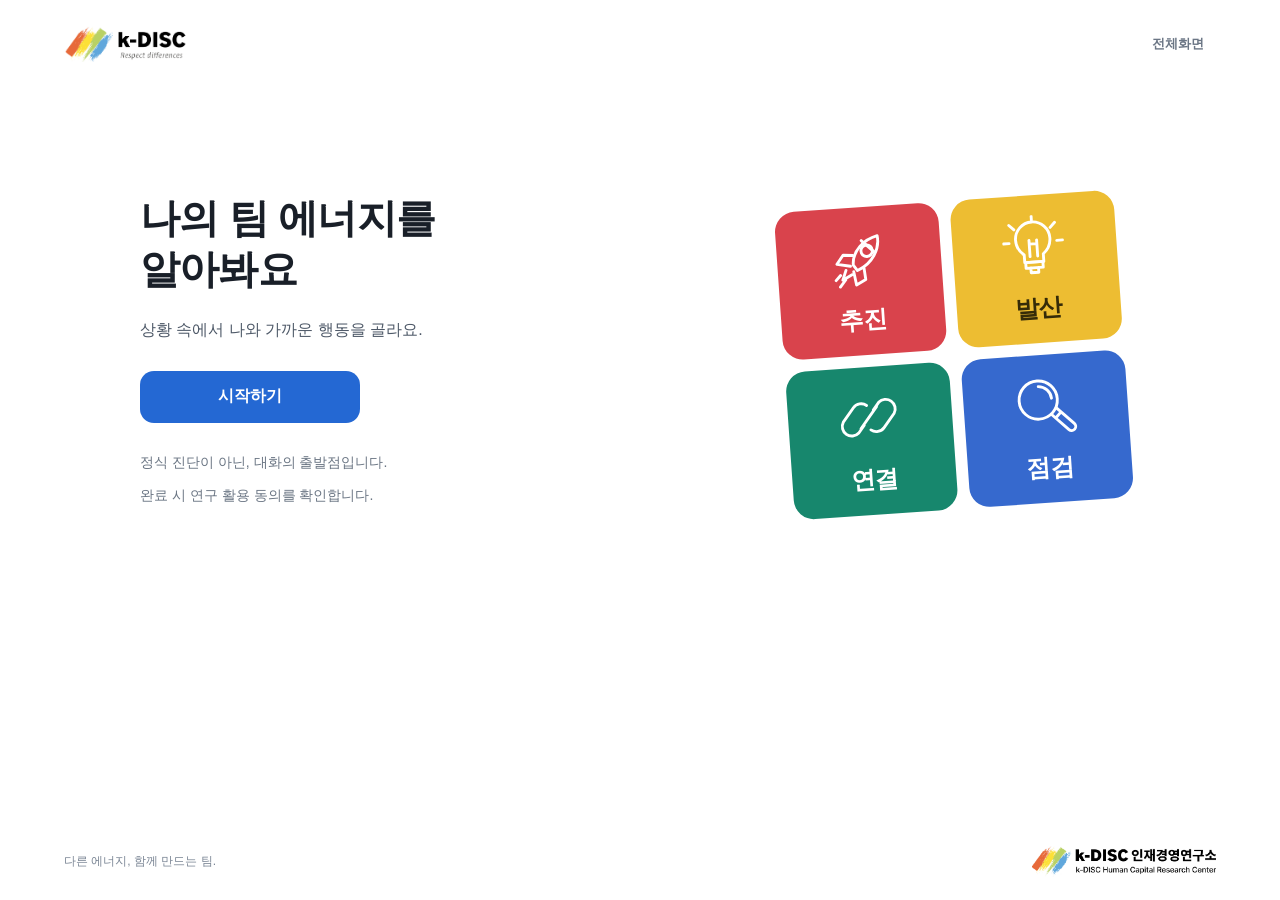
<file: docs/index.html>
<!doctype html>
<html lang="ko"><head><meta charset="UTF-8"><meta name="viewport" content="width=device-width,initial-scale=1"><title>TEAM ENERGY | 우리 팀의 에너지를 발견하다</title><link rel="stylesheet" href="participant-design.css?v=logodash20261014"><link rel="stylesheet" href="live.css?v=full20261013"></head><body><header><a href="#" id="home" aria-label="처음 화면"><span class="brand-logo"><img src="assets/kdisc-logo.png" alt="k-DISC"></span></a><nav><span id="phase">우리 팀을 움직이는 네 가지 에너지</span><button id="fullscreen">전체화면</button></nav></header><main id="app" tabindex="-1"></main><footer><span>다른 에너지, 함께 만드는 팀.</span><span class="research-brand"><img src="assets/research-logo.png" alt="k-DISC 인재경영연구소"></span></footer><script src="config.js"></script><script src="connection.js?v=full20261013"></script><script src="questions.js"></script><script src="app.js?v=brand20261014"></script></body></html>
</file>
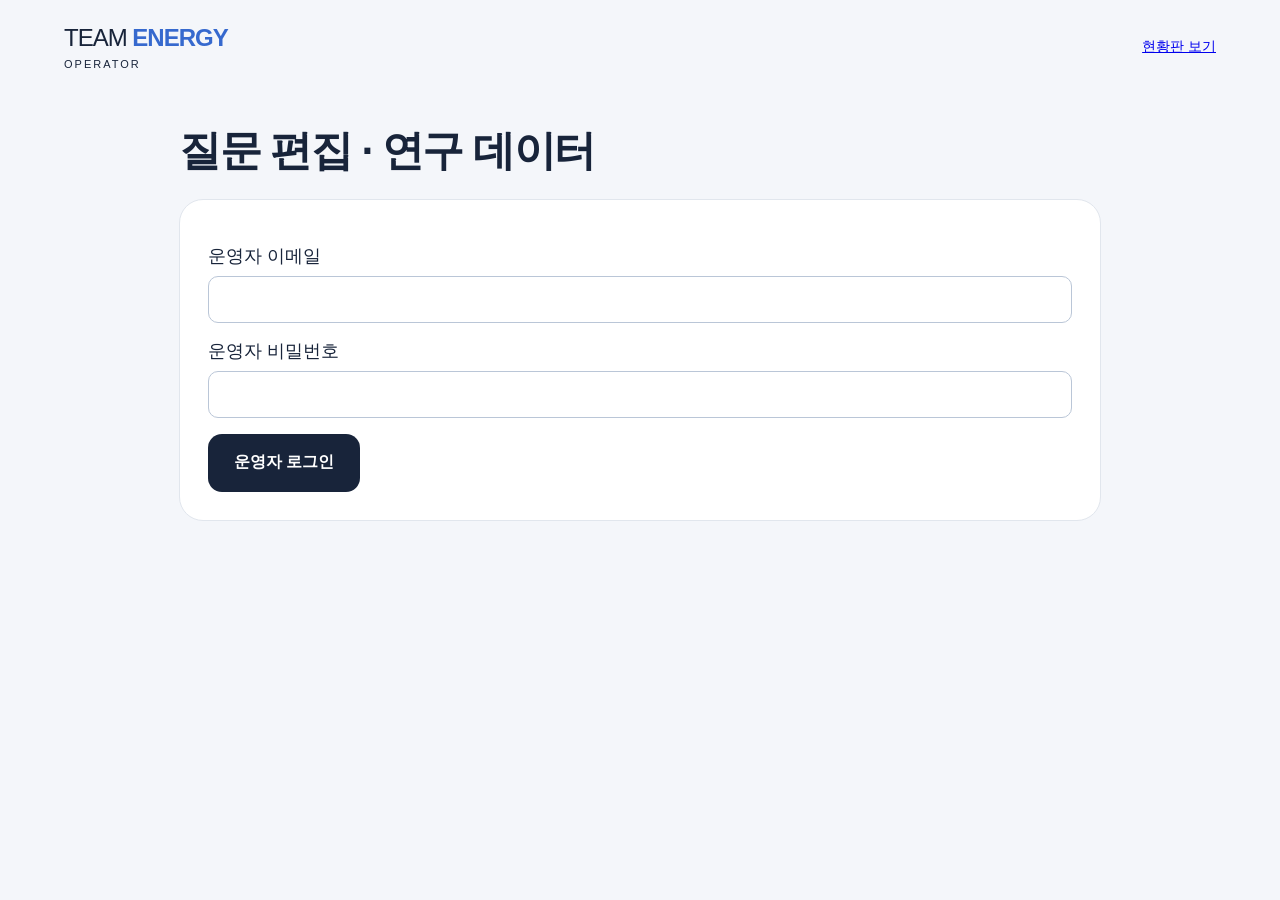
<file: docs/admin.html>
<!doctype html><html lang="ko"><head><meta charset="utf-8"><meta name="viewport" content="width=device-width,initial-scale=1"><title>TEAM ENERGY | 운영자</title><link rel="stylesheet" href="style.css"><link rel="stylesheet" href="live.css"></head><body><header><a href="index.html">TEAM <b>ENERGY</b><span>OPERATOR</span></a><nav><a href="dashboard.html">현황판 보기</a></nav></header><main class="admin"><h2>질문 편집 · 연구 데이터</h2><form id="login" class="panel"><label>운영자 이메일<input type="email" id="email" autocomplete="username" required></label><label>운영자 비밀번호<input type="password" id="password" autocomplete="current-password" required></label><button class="primary">운영자 로그인</button></form><p id="admin-status" role="status"></p><section id="editor" hidden><p class="note">저장하면 모든 기기의 다음 게임에 적용됩니다. 이미 시작한 게임의 문항은 유지됩니다. 이전 문항 버전도 연구 참고용으로 보존됩니다.</p><label>편집할 문항<select id="question-list"></select></label><form id="question-form"><label>질문<textarea name="q" maxlength="250" required></textarea></label><label>보조 질문<input name="sub" maxlength="250" required></label><div id="answer-fields"></div></form><div class="actions"><button id="add-q">문항 추가</button><button id="delete-q">문항 삭제</button><button id="save-q" class="primary">전체 문항 저장·적용</button></div><div class="actions"><button id="export-q">문항 파일 내보내기</button><button id="import-q">문항 파일 불러오기</button><button onclick="energyDownload()">응답 데이터 CSV 다운로드</button><button onclick="energyLogout()">로그아웃</button><button id="sets">문항 버전 기록 다운로드</button></div><input type="file" id="file" accept=".json,application/json" hidden><p class="note">CSV는 참여 건별 게임 점수·희망 에너지·문항 버전·완료 시각을 포함합니다. 이름·연락처는 수집하지 않습니다. 현황판의 수치는 고유 인원 수가 아니라 참여 건수입니다.</p></section></main><script src="config.js"></script><script src="connection.js"></script><script src="admin.js"></script></body></html>
</file>
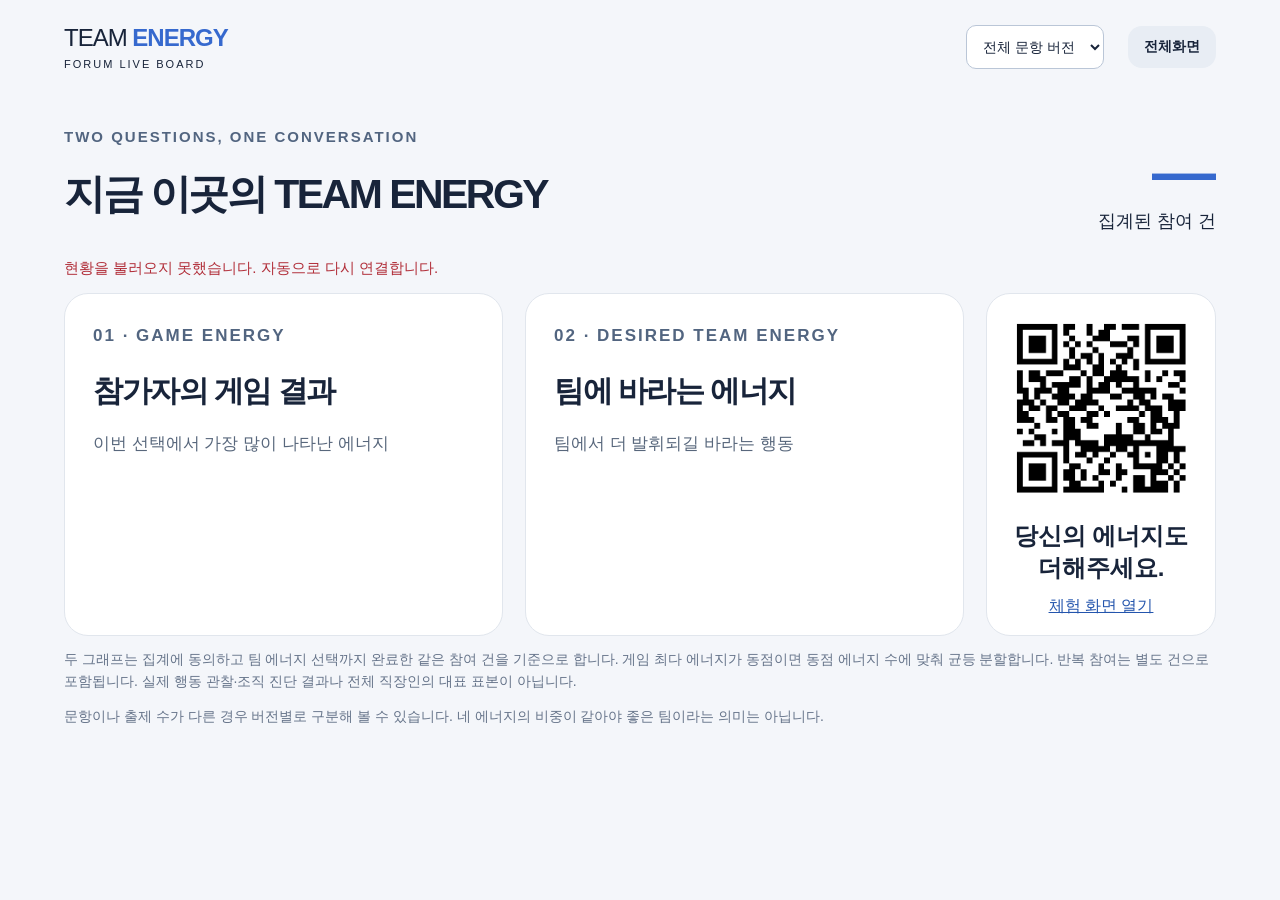
<file: docs/dashboard.html>
<!doctype html><html lang="ko"><head><meta charset="utf-8"><meta name="viewport" content="width=device-width,initial-scale=1"><title>TEAM ENERGY | 현장 라이브 현황</title><link rel="stylesheet" href="style.css?v=full20261013"><link rel="stylesheet" href="live.css?v=full20261013"></head><body class="dashboard"><header><a href="index.html">TEAM <b>ENERGY</b><span>FORUM LIVE BOARD</span></a><nav><select id="version" aria-label="문항 버전"><option value="">전체 문항 버전</option></select><button id="full">전체화면</button></nav></header><main><div class="dash-head"><div><p class="eyebrow">TWO QUESTIONS, ONE CONVERSATION</p><h1>지금 이곳의 TEAM ENERGY</h1></div><div class="total"><strong id="total">—</strong><span>집계된 참여 건</span></div></div><p id="connection" role="status">현장 데이터를 연결하고 있습니다…</p><section class="dash-grid"><article class="panel"><p class="eyebrow">01 · GAME ENERGY</p><h2>참가자의 게임 결과</h2><p class="muted">이번 선택에서 가장 많이 나타난 에너지</p><div id="personal"></div></article><article class="panel"><p class="eyebrow">02 · DESIRED TEAM ENERGY</p><h2>팀에 바라는 에너지</h2><p class="muted">팀에서 더 발휘되길 바라는 행동</p><div id="desired"></div></article><aside class="join panel"><img src="join-qr.png" alt="참가자 체험 화면 접속 QR코드"><h3>당신의 에너지도<br>더해주세요.</h3><a href="index.html">체험 화면 열기</a></aside></section><p id="empty" class="callout" hidden>첫 번째 이야기를 기다리고 있어요. 체험을 마치고 집계에 동의하면 그래프가 채워집니다.</p><p class="note">두 그래프는 집계에 동의하고 팀 에너지 선택까지 완료한 같은 참여 건을 기준으로 합니다. 게임 최다 에너지가 동점이면 동점 에너지 수에 맞춰 균등 분할합니다. 반복 참여는 별도 건으로 포함됩니다. 실제 행동 관찰·조직 진단 결과나 전체 직장인의 대표 표본이 아닙니다.</p><p class="note">문항이나 출제 수가 다른 경우 버전별로 구분해 볼 수 있습니다. 네 에너지의 비중이 같아야 좋은 팀이라는 의미는 아닙니다.</p></main><script src="config.js"></script><script src="connection.js?v=full20261013"></script><script src="dashboard.js?v=full20261013"></script></body></html>
</file>
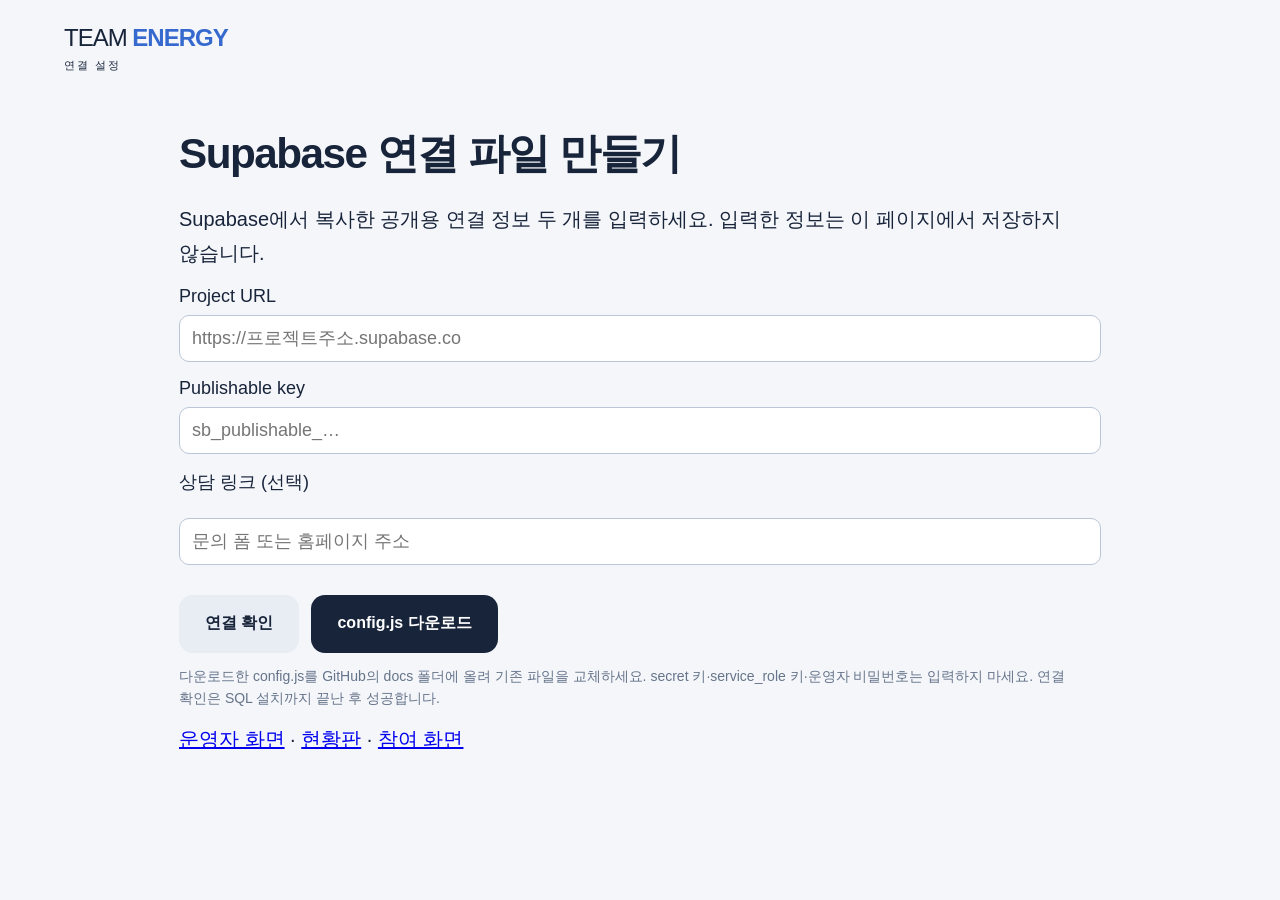
<file: docs/setup.html>
<!doctype html><html lang="ko"><head><meta charset="utf-8"><meta name="viewport" content="width=device-width,initial-scale=1"><title>TEAM ENERGY 연결 설정</title><link rel="stylesheet" href="style.css"><link rel="stylesheet" href="live.css"></head><body><header><a href="index.html">TEAM <b>ENERGY</b><span>연결 설정</span></a></header><main class="admin"><h2>Supabase 연결 파일 만들기</h2><p>Supabase에서 복사한 공개용 연결 정보 두 개를 입력하세요. 입력한 정보는 이 페이지에서 저장하지 않습니다.</p><form id="setup"><label>Project URL<input id="url" type="url" placeholder="https://프로젝트주소.supabase.co" required></label><label>Publishable key<input id="key" placeholder="sb_publishable_…" required></label><label>상담 링크 (선택)<input id="consult" type="url" placeholder="문의 폼 또는 홈페이지 주소"></label><div class="actions"><button type="button" id="check">연결 확인</button><button class="primary">config.js 다운로드</button></div></form><p id="status" role="status"></p><p class="note">다운로드한 config.js를 GitHub의 docs 폴더에 올려 기존 파일을 교체하세요. secret 키·service_role 키·운영자 비밀번호는 입력하지 마세요. 연결 확인은 SQL 설치까지 끝난 후 성공합니다.</p><p><a href="admin.html">운영자 화면</a> · <a href="dashboard.html">현황판</a> · <a href="index.html">참여 화면</a></p></main><script src="setup.js"></script></body></html>
</file>
<file: docs/participant-design.css>
:root{font-family:'Malgun Gothic','Apple SD Gothic Neo',sans-serif;color:#192635;background:#fff;--D:#d9434c;--I:#edbd32;--S:#17876d;--C:#3669ce;--blue:#2874e8}*{box-sizing:border-box}body{margin:0;word-break:keep-all;overflow-wrap:anywhere}button,a{-webkit-tap-highlight-color:transparent}button{font:inherit;cursor:pointer;border:0;border-radius:12px;padding:14px 22px;min-height:48px;font-weight:700;background:#f0f3f7;color:inherit;touch-action:manipulation}button:hover{filter:brightness(.97)}button:focus-visible,a:focus-visible,summary:focus-visible{outline:3px solid var(--blue);outline-offset:3px}button:disabled{opacity:.55;cursor:default}header,footer{display:flex;justify-content:space-between;align-items:center;padding:22px 5vw}header>a{color:#324053;text-decoration:none;font-size:19px;letter-spacing:-.3px}header>a b{color:#324053}header>a span{display:none}nav{display:flex;align-items:center;gap:20px;font-size:13px;color:#6b7685}nav button{font-size:13px;padding:8px 12px;min-height:38px;background:transparent}main{max-width:1100px;padding:32px 40px 40px;margin:auto;min-height:calc(100svh - 150px);outline:none}footer{color:#7b8695;font-size:12px;padding-top:8px}.eyebrow{font-size:13px;font-weight:700;color:#65758a;margin:0 0 14px}h1{font-size:clamp(34px,3.7vw,48px);line-height:1.28;letter-spacing:-1.7px;margin:0 0 22px}h2{font-size:clamp(27px,2.7vw,34px);line-height:1.4;letter-spacing:-1px;margin:0 0 16px}h3{font-size:20px;margin:12px 0}p{font-size:17px;line-height:1.7;margin:10px 0}.muted{color:#667488}.primary{background:var(--blue);color:white;min-width:170px}.actions{display:flex;gap:12px;margin-top:28px;flex-wrap:wrap;align-items:center}.page-actions{justify-content:space-between}.text-button{background:transparent;color:#647286;padding-left:0}.hero{display:grid;grid-template-columns:1.3fr .8fr;align-items:center;gap:65px;min-height:470px}.hero .actions{margin:28px 0}.hero .primary{min-width:220px}.energy-grid{display:grid;grid-template-columns:1fr 1fr;gap:14px;padding:20px;background:#f3f5f7;border-radius:20px;max-width:340px}.energy-tile{border-radius:12px;padding:18px;background:#fff;min-height:125px;display:flex;align-items:center;flex-direction:column;justify-content:center;gap:8px}.energy-tile strong{font-size:40px;line-height:1;color:var(--D)}.energy-tile.I strong{color:#e8af20}.energy-tile.S strong{color:var(--S)}.energy-tile.C strong{color:var(--C)}.energy-tile span{font-size:18px;font-weight:700}.note{font-size:13px;color:#6a798c;line-height:1.65}.question-head{display:flex;justify-content:space-between;gap:20px;font-size:14px;color:#65758a;margin-bottom:16px}.choices{display:grid;grid-template-columns:1fr;gap:12px;margin-top:25px}.choice{display:flex;align-items:center;gap:18px;background:#f3f5f7;text-align:left;border:1px solid transparent;font-size:18px;line-height:1.5;padding:17px 22px;min-height:68px;font-weight:500;width:100%}.choice.selected{background:#e9f2ff;border-color:#9abfee}.letter{font-size:14px;min-width:28px;color:#718095}.selection-mark{margin-left:auto;font-size:22px;color:#9aa5b2;flex-shrink:0}.selected .selection-mark{color:var(--blue)}.answer-text{flex:1;min-width:0}.split{display:grid;grid-template-columns:1.1fr 1fr;gap:30px;align-items:start}.panel{background:#f5f7fa;border:1px solid #e9edf2;padding:24px;border-radius:18px}.chips{display:flex;gap:8px;flex-wrap:wrap;margin:12px 0}.chip{padding:7px 12px;border-radius:20px;font-weight:700;font-size:16px;color:white;white-space:nowrap}.chip.I{color:#352b08}.score-row{display:grid;grid-template-columns:57px 1fr 35px;gap:10px;align-items:center;margin:22px 0;font-size:16px}.track{height:12px;border-radius:10px;background:#e6ebf2;overflow:hidden}.track i{display:block;height:100%;border-radius:10px}.tabs{display:flex;gap:8px;margin:24px 0;flex-wrap:wrap}.tabs button{background:#f2f4f7;border:1px solid #e5eaf0;font-size:14px;min-height:44px;padding:10px 14px}.tabs button.active{background:#e8f1ff;border-color:#9abfee;color:#2466c5}.team-example{display:grid;grid-template-columns:1fr 1fr;gap:28px}.team-counts{display:grid;grid-template-columns:repeat(4,1fr);gap:6px;margin-top:24px}.team-counts>div{display:flex;align-items:center;flex-direction:column;gap:12px}.team-counts strong{font-size:24px}.team-summary h3{font-size:17px;color:#728094}.team-summary p{font-size:17px}.program-flow{display:grid;grid-template-columns:repeat(3,1fr);gap:20px;margin:28px 0}.program-flow article{padding:23px;background:#f5f7fa;border-radius:15px}.program-flow b{font-size:18px}.program-flow p{font-size:15px;color:#667488}.gallery{border-top:1px solid #e3e8ef;margin:24px 0;padding-top:14px}details{margin:14px 0}summary{cursor:pointer;color:#3e6cab;font-size:14px;min-height:28px}.photos{display:grid;grid-template-columns:repeat(3,1fr);gap:16px;margin-top:24px}.photo-button{background:#f7f9fb;border:1px solid #e2e7ef;padding:12px;text-align:left;min-width:0}.photo-button img{width:100%;height:200px;object-fit:contain;background:#eef1f5;border-radius:8px}.photo-button span{display:block;padding-top:10px;font-size:15px}.photo-button small{display:block;font-size:12px;color:#6a798c;line-height:1.6;margin-top:7px}.workshop-photo{margin:22px 0}.workshop-photo img{width:100%;max-height:300px;object-fit:cover;object-position:center 75%;border-radius:12px}.workshop-photo figcaption{font-size:13px;color:#6a798c;margin-top:8px}.end{text-align:center;max-width:850px;margin:30px auto}.end .actions{justify-content:center}.end h2{font-size:38px}.completion-summary{display:grid;grid-template-columns:1fr 1fr;gap:20px;margin:30px 0;padding:25px;border-radius:18px;background:#f5f7fa}.completion-summary .chips{justify-content:center}.completion-summary>div{min-width:0}.completion-summary>div+div{border-left:1px solid #dfe6ee}dialog{border:0;border-radius:16px;max-width:94vw;max-height:94svh;padding:22px}dialog::backdrop{background:#172635a6}dialog img{display:block;max-width:85vw;max-height:76svh;object-fit:contain}dialog button{margin-top:12px}.alert-dialog{max-width:420px;width:90vw}.alert-dialog p{font-size:17px}.error{color:#a32f3b;font-size:14px}#consult{margin-top:24px;text-align:left}.result-description article+article{margin-top:23px;border-top:1px solid #e5eaf0;padding-top:10px}.result-description h3{font-size:21px}.result-description p{font-size:17px}
@media(max-width:760px){header,footer{padding:16px 20px}nav>span{display:none}main{padding:26px 22px 28px;min-height:calc(100svh - 115px)}.hero{grid-template-columns:1fr;gap:24px;min-height:0}.energy-grid{max-width:100%;grid-template-columns:repeat(4,1fr);padding:10px;gap:7px;order:2}.energy-tile{padding:12px 4px;min-height:94px}.energy-tile strong{font-size:31px}.energy-tile span{font-size:15px}h1{font-size:34px}h2{font-size:27px}.split,.team-example{grid-template-columns:1fr;gap:20px}.result-description{order:0}.choice{font-size:16px;padding:15px 13px;gap:10px;min-height:62px}.letter{min-width:20px}.choices{gap:10px;margin-top:20px}.page-actions{margin-top:24px;gap:10px}.primary{min-width:140px}.question-head{font-size:13px}.photos,.program-flow{grid-template-columns:1fr}.program-flow{gap:10px}.program-flow article{padding:17px}.program-flow p{margin-bottom:0}.photos img{height:245px}.completion-summary{grid-template-columns:1fr;gap:10px}.completion-summary>div+div{border-left:0;border-top:1px solid #dfe6ee;padding-top:10px}.end h2{font-size:30px}.end .actions{flex-direction:column;align-items:stretch}.tabs{display:grid;grid-template-columns:repeat(2,1fr)}.tabs button:last-child{grid-column:1/-1}.team-counts .chip{font-size:14px;padding:6px 9px}footer span:last-child{display:none}}
@media(max-height:750px) and (min-width:761px){main{padding-top:18px}.hero{min-height:390px}.choice{padding-top:12px;padding-bottom:12px;min-height:58px}.choices{gap:9px}.question-sub{margin:6px 0}.page-actions{margin-top:20px}}
@media(prefers-reduced-motion:reduce){*,*::before,*::after{transition:none!important;animation:none!important}}
#phase{display:none}

/* Participant-only design: existing dashboard and admin keep their stylesheet. */
:root{font-family:Pretendard,-apple-system,BlinkMacSystemFont,'Segoe UI','Malgun Gothic',sans-serif;color:#191f28;--blue:#3182f6}
main{max-width:1080px}p{font-size:16px;line-height:1.6}h1{font-size:40px;letter-spacing:-.02em}h2{font-size:30px;line-height:1.35;letter-spacing:-.02em}h3{font-size:20px}.muted{color:#4e5968}.note{color:#6b7684;font-size:14px}
button{border-radius:14px;font-size:16px;font-weight:600;transition:background-color .12s ease}nav button{min-height:44px}.primary{background:#2468d3;min-height:52px}.primary:hover{background:#1c59ba}.panel,.program-flow article{background:#f2f4f6;border-color:transparent;border-radius:20px}.choice{font-size:17px;background:#f2f4f6;border-radius:16px}.choice.selected{background:#e8f3ff;border-color:#3182f6}.result-description p,.team-summary p{font-size:16px}
.energy-grid{padding:0;background:transparent;gap:12px;transform:rotate(-4deg);border-radius:24px}.energy-tile{background:var(--D);color:white;min-height:148px;border-radius:20px}.energy-tile.I{background:var(--I);color:#352b08}.energy-tile.S{background:var(--S)}.energy-tile.C{background:var(--C)}.energy-tile strong{display:none}.energy-tile span{font-size:28px;letter-spacing:-.02em}
.team-example{grid-template-columns:1.25fr 1fr}.team-tokens{display:flex;flex-wrap:wrap;gap:10px;margin:24px 0 12px}.energy-token{display:inline-flex;align-items:center;justify-content:center;flex:0 0 52px;width:52px;height:52px;background:var(--token);color:white;border:5px solid color-mix(in srgb,var(--token) 45%,white);border-radius:50%;font-size:16px;font-weight:700;box-shadow:0 3px 0 #e5e8eb}.energy-token.I{color:#352b08}.closing-tokens{display:flex;justify-content:center;gap:16px;margin:0 0 32px}.closing-tokens .energy-token{width:68px;height:68px;flex-basis:68px;font-size:19px}
.gallery{margin-top:32px;padding-top:24px}.gallery>h3{margin:0 0 16px}.workshop-button{display:block;padding:0;width:100%;background:transparent;border-radius:16px;overflow:hidden}.workshop-button img{display:block}.photo-button{border:0;background:#f2f4f6;border-radius:16px;padding:16px}.photo-button small{font-size:14px;font-weight:400;color:#4e5968}.photo-dialog img{cursor:zoom-out}.photo-dialog button{display:block;margin-left:auto}.photo-dialog img:focus-visible{outline:3px solid #3182f6;outline-offset:3px}
#research-notice{background:#f9fafb;border-radius:16px;padding:20px 24px;margin-top:24px}#research-title{font-size:16px;margin:0 0 12px}#research-notice .note{color:#4e5968;font-size:14px;line-height:1.7}.end{padding-top:20px}.end h2{font-size:36px;line-height:1.4}.end .actions{flex-direction:column}.end .primary{max-width:100%}
@media(max-width:760px){main{padding:24px 20px 32px}h1{font-size:32px}h2{font-size:26px}.hero{gap:32px}.energy-grid{grid-template-columns:repeat(2,1fr);max-width:290px;width:100%;justify-self:center;transform:rotate(-3deg);gap:10px;margin:0 0 16px}.energy-tile{min-height:106px;border-radius:16px}.energy-tile span{font-size:23px}.team-example{grid-template-columns:1fr}.team-tokens{gap:10px}.energy-token{flex-basis:48px;width:48px;height:48px;font-size:15px}.closing-tokens{gap:10px}.closing-tokens .energy-token{flex-basis:54px;width:54px;height:54px;font-size:16px}.choice{font-size:16px}.end h2{font-size:28px}#research-notice{padding:18px}.photo-dialog{padding:12px}.photo-dialog img{max-width:calc(94vw - 24px)}.primary{min-height:52px}.end .text-button{padding-left:22px}.panel{padding:20px}}

.energy-guidance h4{font-size:15px;color:#4e5968;margin:20px 0 8px}.team-question{background:#e8f3ff;border-radius:14px;padding:16px 20px;margin-top:20px}.team-question h3{margin:0 0 8px;font-size:15px;color:#4e5968}.team-question p{margin:0}

.energy-guidance{background:var(--guide-bg,#eef3fb);border-radius:14px;padding:18px 20px;margin-top:24px}.energy-guidance h4{color:var(--guide-color,#3669a1);margin:0 0 9px;font-size:16px}.energy-guidance .note{color:var(--guide-color,#425e80);font-size:15px;line-height:1.75}
.team-summary>h3{font-size:17px;font-weight:700;margin-top:18px}.team-summary>h3:first-child{color:#197462}.team-summary>h3:nth-of-type(2){color:#8a663c}.team-summary>h3+p{padding:14px 18px;border-radius:12px;margin-bottom:20px}.team-summary>h3:first-child+p{background:#edf6f3;color:#355c51}.team-summary>h3:nth-of-type(2)+p{background:#f8f3eb;color:#695741}
.alert-dialog{text-align:center}.alert-dialog button{display:block;margin:20px auto 0}.consent{margin-top:24px}

header #home{display:flex;align-items:center;min-height:44px}.brand-logo{display:block!important;width:125px;height:36px;position:relative;overflow:hidden}.brand-logo img{display:block;width:125px;height:auto}.brand-logo .slogan-cover{display:block;position:absolute;left:43%;right:0;bottom:0;height:34%;background:white}
footer{align-items:center;gap:16px}.research-brand{display:block!important;position:relative;overflow:hidden;width:160px;height:27px;flex:0 0 160px}.research-brand img{position:absolute;max-width:none;width:175.111px;height:auto;left:-7.553px;top:-22.131px}
.energy-grid{gap:12px}.energy-tile{gap:12px;padding:12px;min-height:148px}.energy-tile svg{width:65px;height:65px;flex-shrink:0}.energy-tile span{font-size:24px}
.closing-tokens .energy-token{width:96px;height:96px;flex-basis:96px;flex-direction:column;gap:4px;font-size:15px;border-width:5px;padding:0 0 2px}.closing-tokens svg{width:38px;height:38px;flex-shrink:0}.closing-tokens span{line-height:1.2}.closing-tokens{gap:16px}.research-intro{margin-top:12px;color:#6b7684;line-height:1.7;font-size:14px}
@media(max-width:760px){.energy-tile{min-height:126px;gap:8px}.energy-tile svg{width:52px;height:52px}.energy-tile span{font-size:21px}.closing-tokens{gap:8px}.closing-tokens .energy-token{width:72px;height:72px;flex-basis:72px;border-width:4px;font-size:13px;gap:3px}.closing-tokens svg{width:29px;height:29px}footer{padding:16px 20px;flex-wrap:wrap}.research-brand{margin-left:auto}.research-intro{font-size:13px}}

/* Show the complete original k-DISC logo, including its slogan. */
.brand-logo{height:auto;overflow:visible}.brand-logo img{width:125px;height:auto}

/* Research logo: 15% larger, original aspect ratio preserved. */
.research-brand{width:184px;height:31px;flex-basis:184px}.research-brand img{width:201.378px;left:-8.686px;top:-25.45px}
</file>
<file: docs/live.css>
.consent{display:flex;align-items:flex-start;gap:14px;font-size:18px;line-height:1.6;margin-top:28px}.consent input{width:25px;height:25px;flex-shrink:0}.dash-head{display:flex;justify-content:space-between;align-items:center;gap:24px}.dash-head h1{font-size:clamp(32px,3.2vw,60px)}.total{text-align:right;white-space:nowrap}.total strong{display:block;font-size:64px;color:#3669ce}.total span{font-size:18px}.dash-grid{display:grid;grid-template-columns:1fr 1fr 230px;gap:22px}.dash-grid h2{font-size:30px}.dash-grid p{font-size:17px}.dash-bar{margin:28px 0}.dash-bar>div:first-child{display:flex;justify-content:space-between;align-items:center;gap:10px;margin-bottom:12px;font-size:22px}.dash-bar span{font-size:18px}.dash-bar .track{height:24px}.dash-bar i{transition:width .6s ease}.join{text-align:center;padding:18px}.join img{width:100%;border-radius:12px}.join a{color:#2455ad;font-size:16px}.live-ok{color:#17876d;font-size:15px}.live-error{color:#b12e39;font-size:15px}select,input,textarea{font:inherit;padding:12px;border:1px solid #bac6d7;border-radius:10px;background:white;color:#18243a}.admin{max-width:1050px}.admin label{display:block;margin:16px 0;font-size:18px}.admin input,.admin textarea,.admin select{display:block;width:100%;margin-top:8px}.admin textarea{min-height:80px}.answer-edit{display:grid;grid-template-columns:3fr 1fr;gap:16px}.admin .actions a{align-self:center;color:#2455ad}#admin-status{font-size:18px;min-height:30px}.dashboard main{max-width:1900px}.dashboard #version{max-width:250px}.dashboard .note{font-size:14px}@media(min-width:1600px){.dash-grid{grid-template-columns:1fr 1fr 280px}.dash-grid h2{font-size:38px}.dash-bar>div:first-child{font-size:30px}.dash-bar span{font-size:24px}.dash-bar{margin:38px 0}}@media(max-width:1050px){.dash-grid{grid-template-columns:1fr 1fr}.join{grid-column:1/-1;display:flex;align-items:center;justify-content:center;gap:24px}.join img{width:140px}.dashboard nav select{width:140px}}@media(max-width:650px){.dash-grid,.answer-edit{grid-template-columns:1fr}.dash-head{align-items:flex-start}.total strong{font-size:44px}.total span{font-size:14px}.join{display:block}.dashboard nav select{width:100px}}
body{word-break:keep-all;overflow-wrap:anywhere}
</file>
<file: docs/style.css>
:root{font-family:'Malgun Gothic','Apple SD Gothic Neo',sans-serif;color:#18243a;background:#f4f6fa;--D:#d9434c;--I:#edbd32;--S:#17876d;--C:#3669ce}*{box-sizing:border-box}body{margin:0}button,a{-webkit-tap-highlight-color:transparent}button{font:inherit;cursor:pointer;border:0;border-radius:14px;padding:18px 26px;min-height:58px;font-weight:700;background:#e8edf4;color:inherit;touch-action:manipulation}button:hover{filter:brightness(.96);transform:translateY(-2px)}button:focus-visible,a:focus-visible{outline:4px solid #704eff;outline-offset:4px}button:disabled{opacity:.6;cursor:default}header,footer{display:flex;justify-content:space-between;align-items:center;padding:24px 5vw}header>a{color:inherit;text-decoration:none;font-size:24px;letter-spacing:-1px}header>a b{color:#3669ce}header>a span{display:block;font-size:11px;letter-spacing:2px;margin-top:6px}nav{display:flex;align-items:center;gap:24px;font-size:14px}nav button{font-size:14px;padding:10px 16px;min-height:42px}main{max-width:1440px;padding:30px 5vw 35px;margin:auto;min-height:calc(100svh - 180px);outline:none;animation:enter .3s ease}footer{color:#606d82;font-size:13px;padding-top:12px}.eyebrow{font-size:15px;font-weight:800;letter-spacing:2px;color:#526580;margin:0 0 20px}h1{font-size:clamp(40px,4.6vw,70px);line-height:1.22;letter-spacing:-2.5px;margin:0 0 24px}h2{font-size:clamp(32px,3.3vw,48px);line-height:1.3;letter-spacing:-1.5px;margin:0 0 20px}h3{font-size:24px;margin:12px 0}p{font-size:20px;line-height:1.7;margin:12px 0}.muted{color:#58677c}.primary{background:#18243a;color:white}.actions{display:flex;gap:12px;margin-top:30px;flex-wrap:wrap}.hero{display:grid;grid-template-columns:1.15fr 1fr;align-items:center;gap:55px;min-height:540px}.energy-grid{display:grid;grid-template-columns:1fr 1fr;gap:16px;transform:rotate(-4deg)}.energy-tile{border-radius:28px;padding:28px;color:white;min-height:200px;display:flex;flex-direction:column;justify-content:space-between;box-shadow:0 12px 28px #18243a12}.energy-tile:nth-child(2){transform:translateY(24px);color:#352b08}.energy-tile:nth-child(4){transform:translateY(24px)}.energy-tile strong{font-size:58px}.energy-tile span{font-size:22px;font-weight:700}.note{font-size:14px;color:#66748a;line-height:1.6}.progress{display:flex;gap:8px;margin-bottom:34px}.progress i{height:7px;flex:1;background:#dde3ec;border-radius:8px}.progress i.done{background:#3669ce}.question-head{display:flex;justify-content:space-between;gap:20px}.counter{font-size:24px;white-space:nowrap;color:#3669ce}.choices{display:grid;grid-template-columns:1fr 1fr;gap:18px;margin-top:30px}.choice{display:flex;align-items:center;gap:18px;background:white;text-align:left;border:2px solid #e1e6ed;font-size:clamp(20px,2vw,27px);line-height:1.5;padding:24px;min-height:135px}.choice:hover{border-color:#3669ce;background:#eef3ff}.choice.selected{background:#dae6ff;border-color:#3669ce}.letter{font-size:17px;border-radius:50%;background:#edf0f5;min-width:38px;height:38px;display:grid;place-items:center}.split{display:grid;grid-template-columns:1.1fr 1fr;gap:40px;align-items:start}.panel{background:white;border:1px solid #e1e6ed;padding:28px;border-radius:24px}.result-title{font-size:clamp(44px,5vw,72px)}.chips{display:flex;gap:10px;flex-wrap:wrap;margin:18px 0}.chip{padding:10px 18px;border-radius:40px;font-weight:700;font-size:20px;color:white}.chip.I{color:#352b08}.score-row{display:grid;grid-template-columns:75px 1fr 38px;gap:14px;align-items:center;margin:24px 0;font-size:20px}.track{height:16px;border-radius:12px;background:#edf0f5;overflow:hidden}.track i{display:block;height:100%;border-radius:12px}.tabs{display:flex;gap:10px;margin:24px 0;flex-wrap:wrap}.tabs button{background:white;border:1px solid #dce2ec}.tabs button.active{background:#18243a;color:white}.tokens{display:grid;grid-template-columns:repeat(8,1fr);gap:12px;margin:18px 0 28px}.token{aspect-ratio:1;border-radius:50%;display:grid;place-items:center;font-weight:900;font-size:22px;color:white;border:5px solid #ffffff85;box-shadow:0 4px 0 #18243a20}.token.I{color:#352b08}.callout{background:#eaf0fc;padding:18px 24px;border-radius:16px;font-size:20px;line-height:1.6}.steps{display:flex;gap:10px;flex-wrap:wrap;margin:22px 0}.steps span{padding:12px 18px;border:1px solid #dce2ec;border-radius:12px;background:white;font-size:18px}.photos{display:grid;grid-template-columns:1fr 1fr;gap:24px}.photo-button{background:white;border:1px solid #dce2ec;padding:12px;text-align:left}.photo-button img{width:100%;height:260px;object-fit:contain;background:#f0f2f5;border-radius:10px}.photo-button span{display:block;padding:12px 8px 0;font-size:20px}.end{text-align:center;max-width:930px;margin:35px auto}.end .actions{justify-content:center}.end h1{font-size:clamp(42px,5.5vw,76px)}dialog{border:0;border-radius:22px;max-width:94vw;max-height:94svh;padding:16px}dialog::backdrop{background:#111a2bd9}dialog img{display:block;max-width:85vw;max-height:76svh;object-fit:contain}dialog button{margin-top:10px}#consult{margin-top:24px;text-align:left}@keyframes enter{from{opacity:0;transform:translateY(10px)}to{opacity:1;transform:translateY(0)}}@media(max-width:800px){header,footer{padding:20px}nav>span{display:none}main{padding:24px}.hero,.split{grid-template-columns:1fr;gap:28px}.hero{min-height:0}.energy-grid{transform:none}.energy-tile{min-height:120px;padding:20px}.energy-tile strong{font-size:38px}.energy-tile:nth-child(n){transform:none}.choices{grid-template-columns:1fr}.choice{min-height:95px}.photos{grid-template-columns:1fr}.tokens{gap:6px}.token{font-size:16px;border-width:3px}footer span:last-child{display:none}h1{letter-spacing:-1.5px}}@media(prefers-reduced-motion:reduce){*,*::before,*::after{animation:none!important;transition:none!important;transform:none!important}}

.editor{width:1100px;padding:28px}.editor-layout{display:grid;grid-template-columns:1fr 2fr;gap:24px}.editor label{display:block;font-size:16px;font-weight:700;margin:12px 0}.editor input,.editor textarea,.editor select{display:block;width:100%;font:inherit;font-weight:400;padding:12px;border:1px solid #bac6d7;border-radius:8px;margin-top:8px}.answer-edit{display:grid;grid-template-columns:3fr 1fr;gap:14px}#editor-status{font-size:16px;color:#284d93}@media(max-width:800px){.editor-layout,.answer-edit{grid-template-columns:1fr}.editor{padding:18px}nav{gap:6px}nav button{padding:10px;font-size:12px}}
</file>
